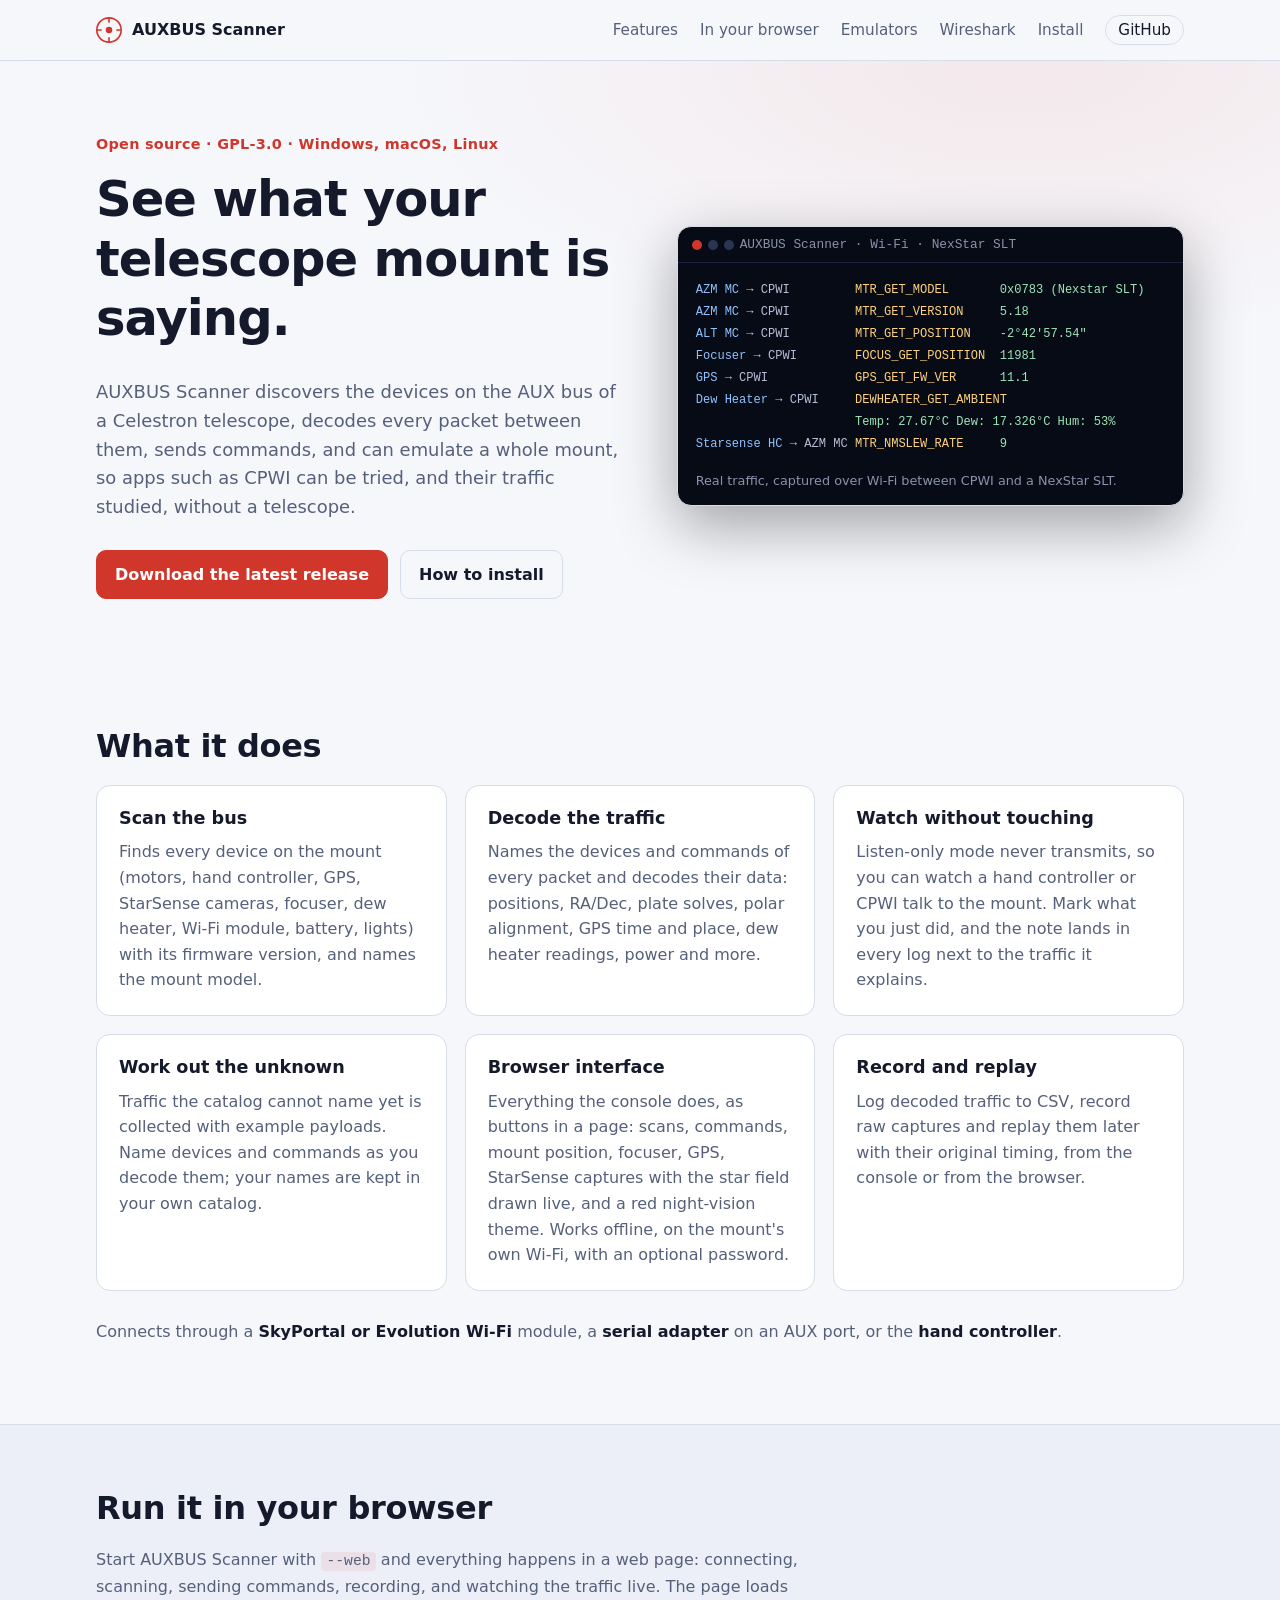
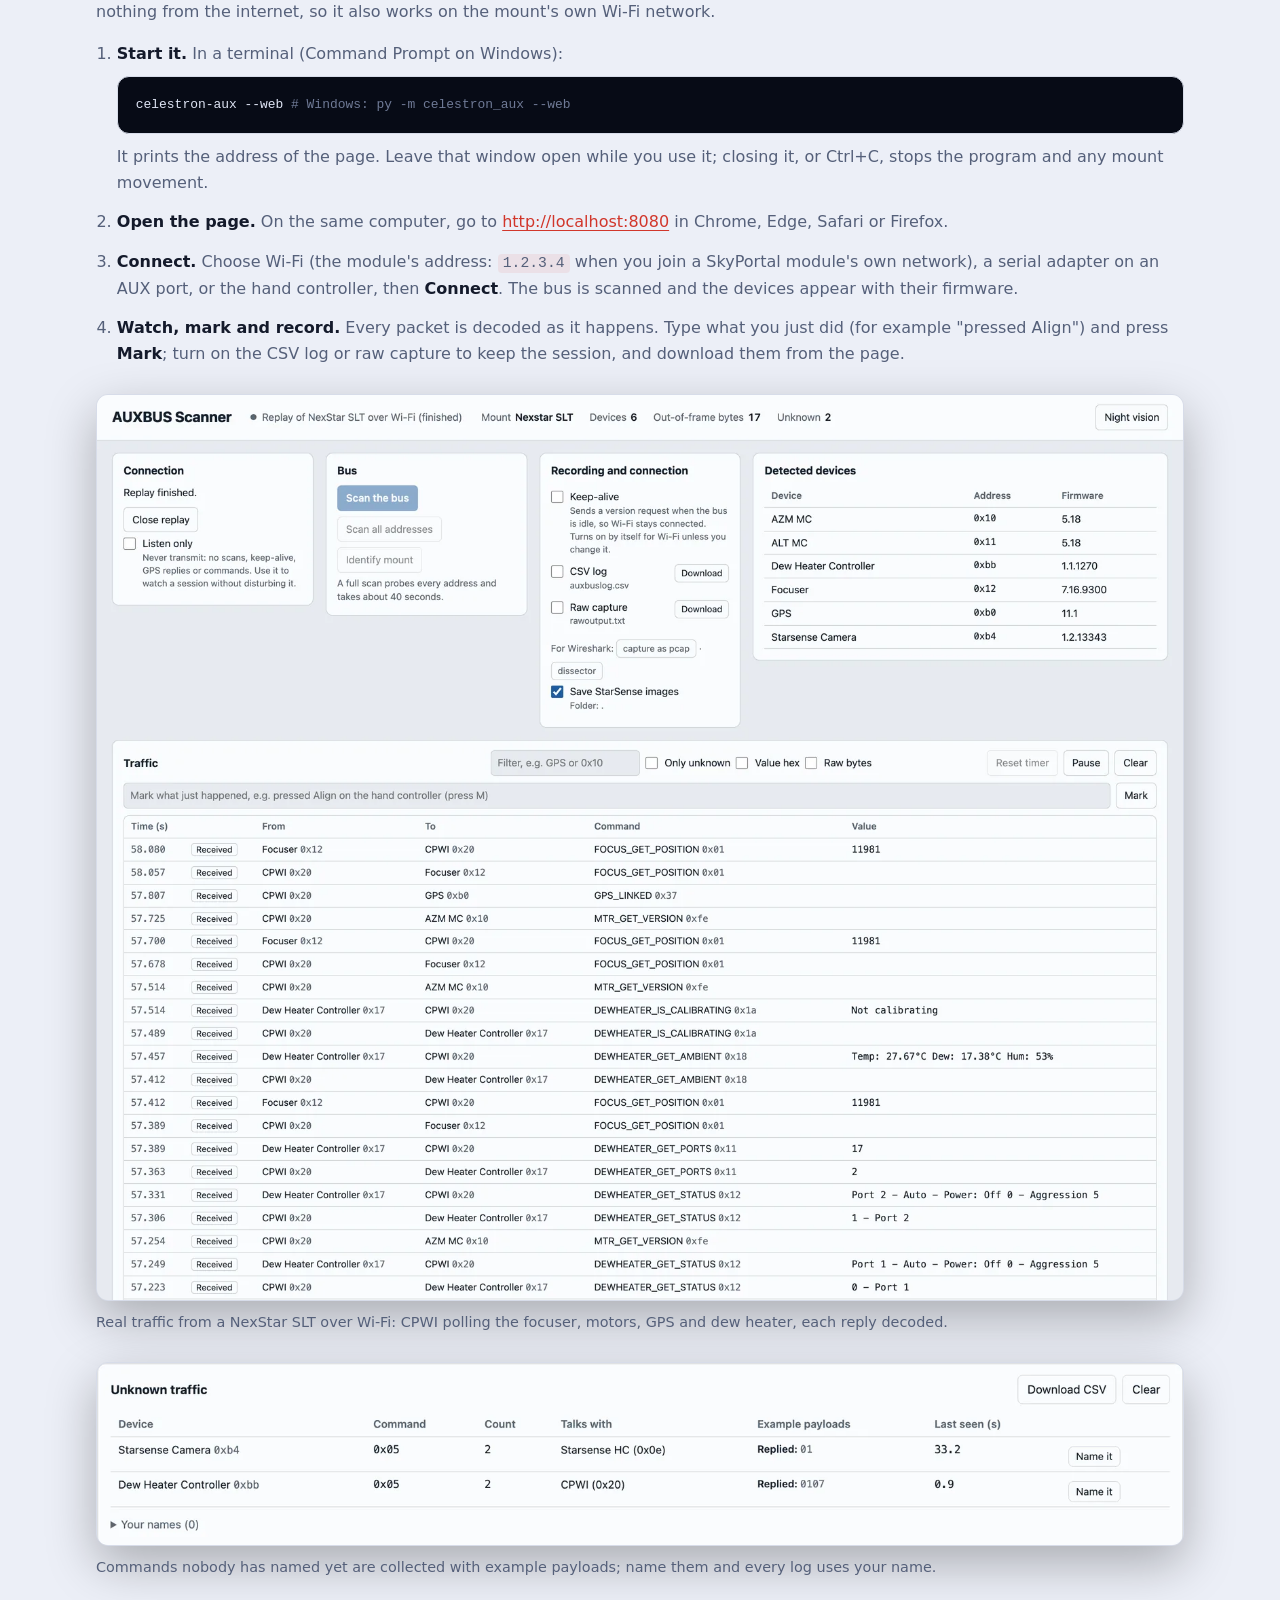
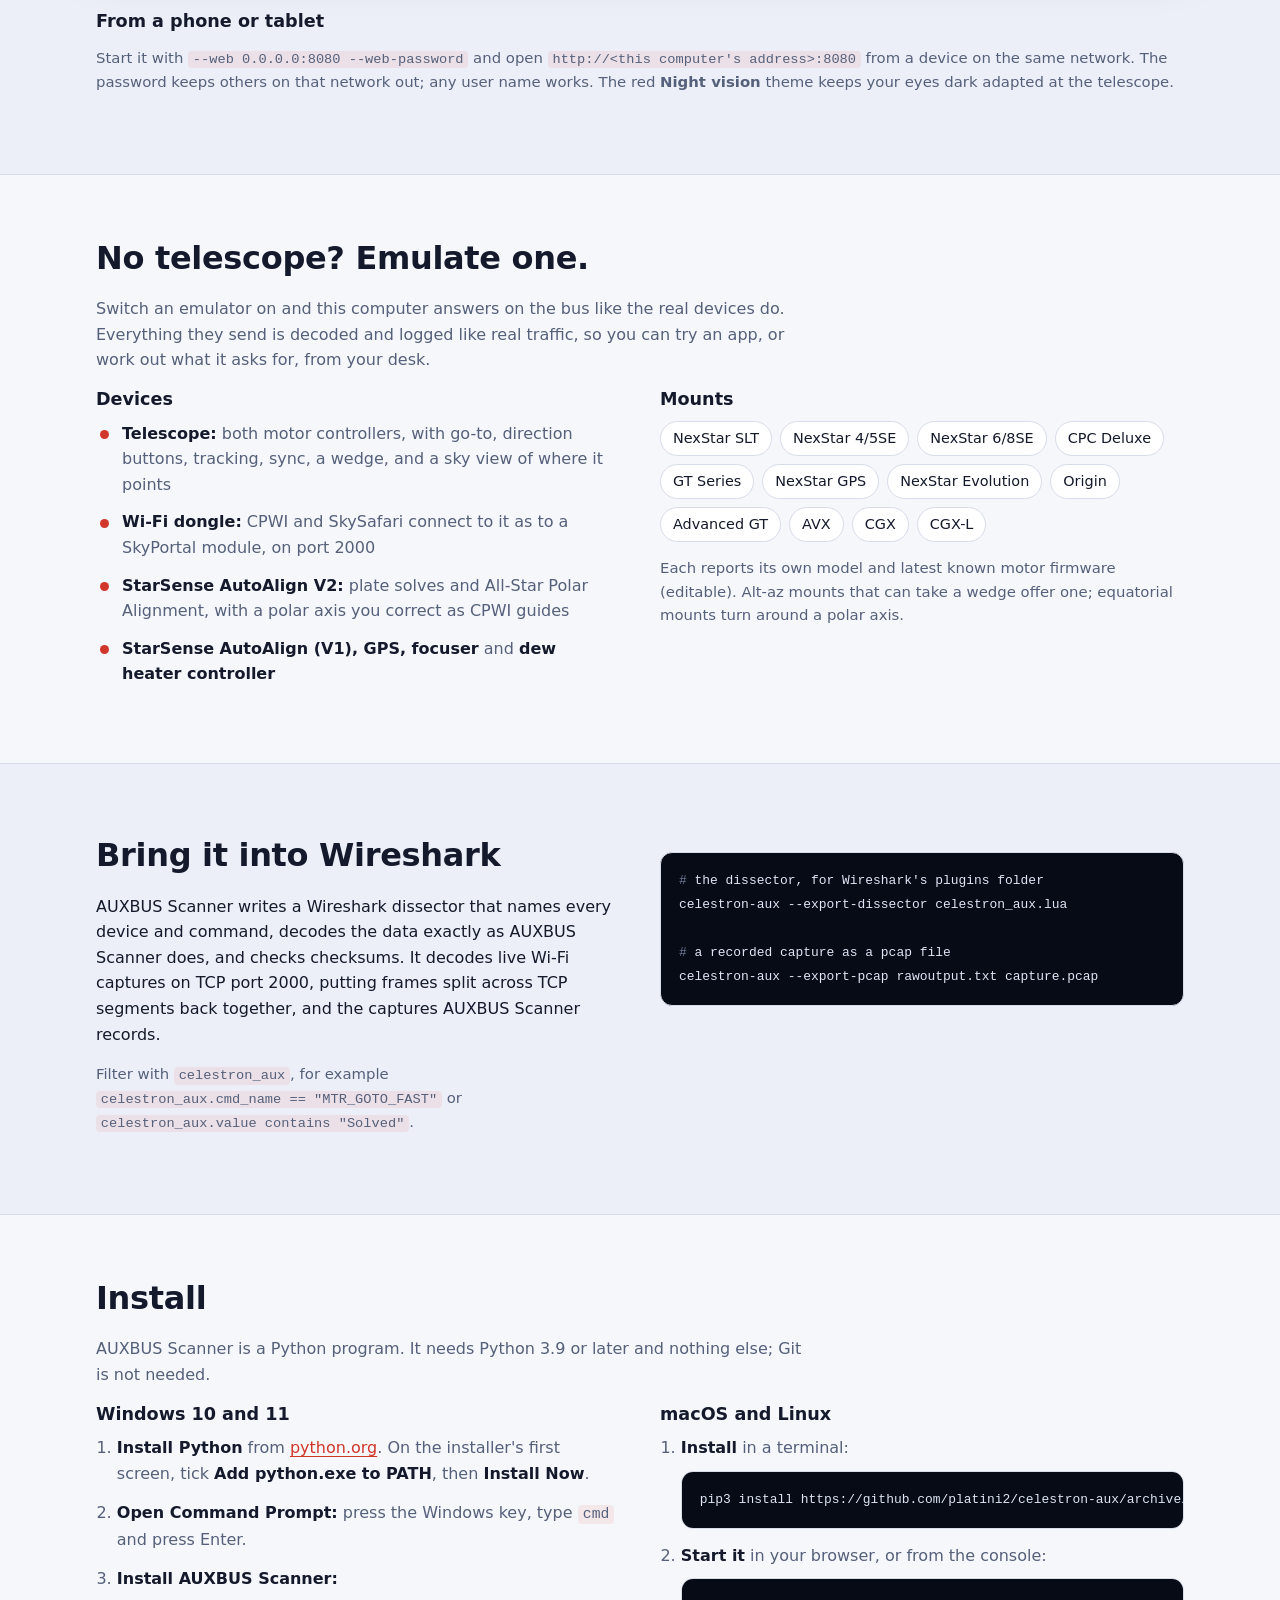
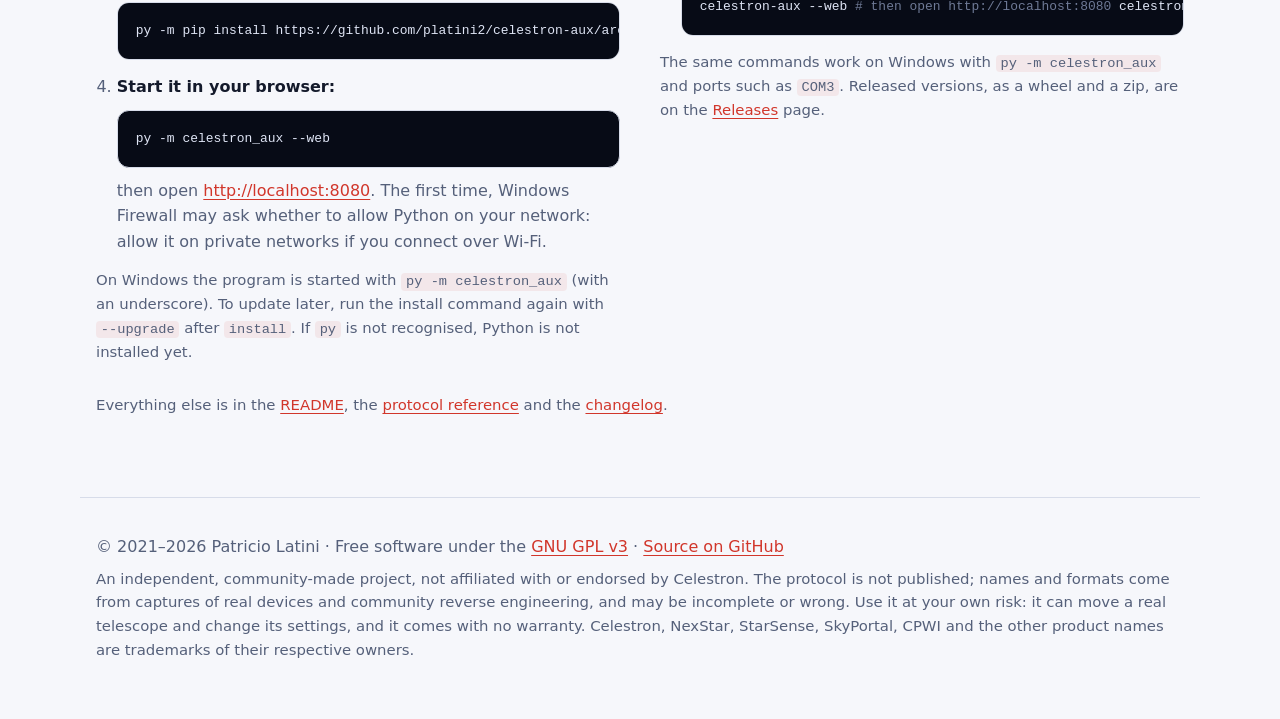
<file: site/index.html>
<!doctype html>
<html lang="en">
<head>
<meta charset="utf-8">
<meta name="viewport" content="width=device-width, initial-scale=1">
<title>AUXBUS Scanner · telescope AUX bus toolkit</title>
<meta name="description" content="Scanner, monitor, emulator and Wireshark dissector for the AUX bus of Celestron telescopes: discover the devices on a mount, decode their traffic and try apps such as CPWI without a telescope.">
<meta name="theme-color" content="#0b1020">
<link rel="icon" href="favicon.svg" type="image/svg+xml">
<link rel="stylesheet" href="style.css">
<meta property="og:title" content="AUXBUS Scanner">
<meta property="og:description" content="Scanner, monitor, emulator and Wireshark dissector for the telescope AUX bus.">
<meta property="og:type" content="website">
<meta property="og:url" content="https://auxbus.patriciolatini.com/">
</head>
<body>
<a class="skip" href="#main">Skip to content</a>

<header class="top">
  <nav class="wrap nav" aria-label="Main">
    <a class="brand" href="#top" aria-label="AUXBUS Scanner home">
      <svg viewBox="0 0 32 32" aria-hidden="true"><circle cx="16" cy="16" r="15" fill="none" stroke="currentColor" stroke-width="2"/><circle cx="16" cy="16" r="4" fill="currentColor"/><path d="M16 1v6M16 25v6M1 16h6M25 16h6" stroke="currentColor" stroke-width="2"/></svg>
      AUXBUS Scanner
    </a>
    <ul>
      <li><a href="#features">Features</a></li>
      <li><a href="#browser">In your browser</a></li>
      <li><a href="#emulators">Emulators</a></li>
      <li><a href="#wireshark">Wireshark</a></li>
      <li><a href="#install">Install</a></li>
      <li><a class="gh" href="https://github.com/platini2/celestron-aux">GitHub</a></li>
    </ul>
  </nav>
</header>

<main id="main">
<section class="hero" id="top">
  <div class="wrap hero-grid">
    <div>
      <p class="eyebrow">Open source · GPL-3.0 · Windows, macOS, Linux</p>
      <h1>See what your telescope mount is saying.</h1>
      <p class="lede">AUXBUS Scanner discovers the devices on the AUX bus of a Celestron telescope, decodes every packet between them, sends commands, and can emulate a whole mount, so apps such as CPWI can be tried, and their traffic studied, without a telescope.</p>
      <div class="cta">
        <a class="btn primary" href="https://github.com/platini2/celestron-aux/releases/latest">Download the latest release</a>
        <a class="btn" href="#install">How to install</a>
      </div>
    </div>
    <figure class="console" aria-label="Decoded traffic from a real NexStar SLT">
      <figcaption><span class="dot"></span><span class="dot"></span><span class="dot"></span> AUXBUS Scanner · Wi-Fi · NexStar SLT</figcaption>
<pre><code><span class="s">AZM MC</span> → <span class="d">CPWI</span>         <span class="c">MTR_GET_MODEL</span>       <span class="v">0x0783 (Nexstar SLT)</span>
<span class="s">AZM MC</span> → <span class="d">CPWI</span>         <span class="c">MTR_GET_VERSION</span>     <span class="v">5.18</span>
<span class="s">ALT MC</span> → <span class="d">CPWI</span>         <span class="c">MTR_GET_POSITION</span>    <span class="v">-2°42'57.54"</span>
<span class="s">Focuser</span> → <span class="d">CPWI</span>        <span class="c">FOCUS_GET_POSITION</span>  <span class="v">11981</span>
<span class="s">GPS</span> → <span class="d">CPWI</span>            <span class="c">GPS_GET_FW_VER</span>      <span class="v">11.1</span>
<span class="s">Dew Heater</span> → <span class="d">CPWI</span>     <span class="c">DEWHEATER_GET_AMBIENT</span>
                      <span class="v">Temp: 27.67°C Dew: 17.326°C Hum: 53%</span>
<span class="s">Starsense HC</span> → <span class="d">AZM MC</span> <span class="c">MTR_NMSLEW_RATE</span>     <span class="v">9</span></code></pre>
      <p class="note">Real traffic, captured over Wi-Fi between CPWI and a NexStar SLT.</p>
    </figure>
  </div>
</section>

<section id="features" class="wrap section">
  <h2>What it does</h2>
  <div class="grid">
    <article class="card">
      <h3>Scan the bus</h3>
      <p>Finds every device on the mount (motors, hand controller, GPS, StarSense cameras, focuser, dew heater, Wi-Fi module, battery, lights) with its firmware version, and names the mount model.</p>
    </article>
    <article class="card">
      <h3>Decode the traffic</h3>
      <p>Names the devices and commands of every packet and decodes their data: positions, RA/Dec, plate solves, polar alignment, GPS time and place, dew heater readings, power and more.</p>
    </article>
    <article class="card">
      <h3>Watch without touching</h3>
      <p>Listen-only mode never transmits, so you can watch a hand controller or CPWI talk to the mount. Mark what you just did, and the note lands in every log next to the traffic it explains.</p>
    </article>
    <article class="card">
      <h3>Work out the unknown</h3>
      <p>Traffic the catalog cannot name yet is collected with example payloads. Name devices and commands as you decode them; your names are kept in your own catalog.</p>
    </article>
    <article class="card">
      <h3>Browser interface</h3>
      <p>Everything the console does, as buttons in a page: scans, commands, mount position, focuser, GPS, StarSense captures with the star field drawn live, and a red night-vision theme. Works offline, on the mount's own Wi-Fi, with an optional password.</p>
    </article>
    <article class="card">
      <h3>Record and replay</h3>
      <p>Log decoded traffic to CSV, record raw captures and replay them later with their original timing, from the console or from the browser.</p>
    </article>
  </div>
  <p class="connect">Connects through a <strong>SkyPortal or Evolution Wi-Fi</strong> module, a <strong>serial adapter</strong> on an AUX port, or the <strong>hand controller</strong>.</p>
</section>

<section id="browser" class="band">
  <div class="wrap section">
    <h2>Run it in your browser</h2>
    <p class="intro">Start AUXBUS Scanner with <code>--web</code> and everything happens in a web page: connecting, scanning, sending commands, recording, and watching the traffic live. The page loads nothing from the internet, so it also works on the mount's own Wi-Fi network.</p>
    <ol class="steps">
      <li><strong>Start it.</strong> In a terminal (Command Prompt on Windows):
<pre class="cmd"><code>celestron-aux --web                  <span class="p"># Windows: py -m celestron_aux --web</span></code></pre>
        It prints the address of the page. Leave that window open while you use it; closing it, or Ctrl+C, stops the program and any mount movement.</li>
      <li><strong>Open the page.</strong> On the same computer, go to <a href="http://localhost:8080">http://localhost:8080</a> in Chrome, Edge, Safari or Firefox.</li>
      <li><strong>Connect.</strong> Choose Wi-Fi (the module's address: <code>1.2.3.4</code> when you join a SkyPortal module's own network), a serial adapter on an AUX port, or the hand controller, then <strong>Connect</strong>. The bus is scanned and the devices appear with their firmware.</li>
      <li><strong>Watch, mark and record.</strong> Every packet is decoded as it happens. Type what you just did (for example "pressed Align") and press <strong>Mark</strong>; turn on the CSV log or raw capture to keep the session, and download them from the page.</li>
    </ol>
    <figure class="shot">
      <img src="img/web-overview.webp" width="1600" height="1333" loading="lazy" alt="The AUXBUS Scanner web interface showing a NexStar SLT: six detected devices with their firmware, and the live traffic log with decoded values such as the focuser position 11981 and the dew heater's temperature, dew point and humidity.">
      <figcaption>Real traffic from a NexStar SLT over Wi-Fi: CPWI polling the focuser, motors, GPS and dew heater, each reply decoded.</figcaption>
    </figure>
    <figure class="shot">
      <img src="img/web-unknown.webp" width="1600" height="268" loading="lazy" alt="The Unknown traffic table, listing commands the catalog cannot name yet with example payloads and a Name it button.">
      <figcaption>Commands nobody has named yet are collected with example payloads; name them and every log uses your name.</figcaption>
    </figure>
    <h3 class="after-shot">From a phone or tablet</h3>
    <p class="small">Start it with <code>--web 0.0.0.0:8080 --web-password</code> and open <code>http://&lt;this computer's address&gt;:8080</code> from a device on the same network. The password keeps others on that network out; any user name works. The red <strong>Night vision</strong> theme keeps your eyes dark adapted at the telescope.</p>
  </div>
</section>

<section id="emulators">
  <div class="wrap section">
    <h2>No telescope? Emulate one.</h2>
    <p class="intro">Switch an emulator on and this computer answers on the bus like the real devices do. Everything they send is decoded and logged like real traffic, so you can try an app, or work out what it asks for, from your desk.</p>
    <div class="two">
      <div>
        <h3>Devices</h3>
        <ul class="ticks">
          <li><strong>Telescope:</strong> both motor controllers, with go-to, direction buttons, tracking, sync, a wedge, and a sky view of where it points</li>
          <li><strong>Wi-Fi dongle:</strong> CPWI and SkySafari connect to it as to a SkyPortal module, on port 2000</li>
          <li><strong>StarSense AutoAlign V2:</strong> plate solves and All-Star Polar Alignment, with a polar axis you correct as CPWI guides</li>
          <li><strong>StarSense AutoAlign (V1), GPS, focuser</strong> and <strong>dew heater controller</strong></li>
        </ul>
      </div>
      <div>
        <h3>Mounts</h3>
        <ul class="chips" aria-label="Emulated mounts">
          <li>NexStar SLT</li><li>NexStar 4/5SE</li><li>NexStar 6/8SE</li><li>CPC Deluxe</li>
          <li>GT Series</li><li>NexStar GPS</li><li>NexStar Evolution</li><li>Origin</li>
          <li>Advanced GT</li><li>AVX</li><li>CGX</li><li>CGX-L</li>
        </ul>
        <p class="small">Each reports its own model and latest known motor firmware (editable). Alt-az mounts that can take a wedge offer one; equatorial mounts turn around a polar axis.</p>
      </div>
    </div>
  </div>
</section>

<section id="wireshark" class="band">
  <div class="wrap section">
  <div class="two">
    <div>
      <h2>Bring it into Wireshark</h2>
      <p>AUXBUS Scanner writes a Wireshark dissector that names every device and command, decodes the data exactly as AUXBUS Scanner does, and checks checksums. It decodes live Wi-Fi captures on TCP port 2000, putting frames split across TCP segments back together, and the captures AUXBUS Scanner records.</p>
      <p class="small">Filter with <code>celestron_aux</code>, for example <code>celestron_aux.cmd_name == "MTR_GOTO_FAST"</code> or <code>celestron_aux.value contains "Solved"</code>.</p>
    </div>
<pre class="cmd"><code><span class="p">#</span> the dissector, for Wireshark's plugins folder
celestron-aux --export-dissector celestron_aux.lua

<span class="p">#</span> a recorded capture as a pcap file
celestron-aux --export-pcap rawoutput.txt capture.pcap</code></pre>
  </div>
  </div>
</section>

<section id="install">
  <div class="wrap section">
    <h2>Install</h2>
    <p class="intro">AUXBUS Scanner is a Python program. It needs Python 3.9 or later and nothing else; Git is not needed.</p>
    <div class="two">
      <div>
        <h3>Windows 10 and 11</h3>
        <ol class="steps">
          <li><strong>Install Python</strong> from <a href="https://www.python.org/downloads/windows/">python.org</a>. On the installer's first screen, tick <strong>Add python.exe to PATH</strong>, then <strong>Install Now</strong>.</li>
          <li><strong>Open Command Prompt:</strong> press the Windows key, type <code>cmd</code> and press Enter.</li>
          <li><strong>Install AUXBUS Scanner:</strong>
<pre class="cmd wrap"><code>py -m pip install https://github.com/platini2/celestron-aux/archive/refs/heads/main.zip</code></pre></li>
          <li><strong>Start it in your browser:</strong>
<pre class="cmd"><code>py -m celestron_aux --web</code></pre>
            then open <a href="http://localhost:8080">http://localhost:8080</a>. The first time, Windows Firewall may ask whether to allow Python on your network: allow it on private networks if you connect over Wi-Fi.</li>
        </ol>
        <p class="small">On Windows the program is started with <code>py -m celestron_aux</code> (with an underscore). To update later, run the install command again with <code>--upgrade</code> after <code>install</code>. If <code>py</code> is not recognised, Python is not installed yet.</p>
      </div>
      <div>
        <h3>macOS and Linux</h3>
        <ol class="steps">
          <li><strong>Install</strong> in a terminal:
<pre class="cmd wrap"><code>pip3 install https://github.com/platini2/celestron-aux/archive/refs/heads/main.zip</code></pre></li>
          <li><strong>Start it</strong> in your browser, or from the console:
<pre class="cmd"><code>celestron-aux --web                    <span class="p"># then open http://localhost:8080</span>
celestron-aux wifi 1.2.3.4             <span class="p"># SkyPortal or Evolution Wi-Fi</span>
celestron-aux serial /dev/ttyUSB0      <span class="p"># serial adapter on an AUX port</span>
celestron-aux hc /dev/ttyUSB0          <span class="p"># through a hand controller</span>
celestron-aux playback rawoutput.txt   <span class="p"># replay a recorded session</span></code></pre></li>
        </ol>
        <p class="small">The same commands work on Windows with <code>py -m celestron_aux</code> and ports such as <code>COM3</code>. Released versions, as a wheel and a zip, are on the <a href="https://github.com/platini2/celestron-aux/releases/latest">Releases</a> page.</p>
      </div>
    </div>
    <p class="small">Everything else is in the <a href="https://github.com/platini2/celestron-aux#readme">README</a>, the <a href="https://github.com/platini2/celestron-aux/blob/main/docs/protocol.md">protocol reference</a> and the <a href="https://github.com/platini2/celestron-aux/blob/main/CHANGELOG.md">changelog</a>.</p>
  </div>
</section>
</main>

<footer class="wrap foot">
  <p>© 2021–2026 Patricio Latini · Free software under the <a href="https://github.com/platini2/celestron-aux/blob/main/LICENSE">GNU GPL v3</a> · <a href="https://github.com/platini2/celestron-aux">Source on GitHub</a></p>
  <p class="small">An independent, community-made project, not affiliated with or endorsed by Celestron. The protocol is not published; names and formats come from captures of real devices and community reverse engineering, and may be incomplete or wrong. Use it at your own risk: it can move a real telescope and change its settings, and it comes with no warranty. Celestron, NexStar, StarSense, SkyPortal, CPWI and the other product names are trademarks of their respective owners.</p>
</footer>
</body>
</html>
</file>
<file: site/style.css>
/* AUXBUS Scanner site: night sky, with the red of the web interface's night-vision theme. */
:root {
  --bg: #0b1020;
  --bg-band: #10172b;
  --card: #141c33;
  --line: #24304f;
  --text: #e6e9f2;
  --muted: #9aa4bd;
  --accent: #ff5a4e;
  --accent-soft: rgba(255, 90, 78, 0.12);
  --value: #9ee6b8;
  --cmd: #ffd27a;
  --src: #8fc3ff;
  --mono: ui-monospace, SFMono-Regular, Menlo, Consolas, "Liberation Mono", monospace;
  --sans: system-ui, -apple-system, "Segoe UI", Roboto, "Helvetica Neue", Arial, sans-serif;
  color-scheme: dark;
}
@media (prefers-color-scheme: light) {
  :root:not([data-theme="dark"]) {
    --bg: #f6f7fb;
    --bg-band: #eceff7;
    --card: #ffffff;
    --line: #d7dce9;
    --text: #141a2b;
    --muted: #55607a;
    --accent: #d1362b;
    --accent-soft: rgba(209, 54, 43, 0.08);
    color-scheme: light;
  }
}

* { box-sizing: border-box; }
html { scroll-behavior: smooth; }
body {
  margin: 0;
  background: var(--bg);
  color: var(--text);
  font: 16px/1.6 var(--sans);
  -webkit-text-size-adjust: 100%;
}
a { color: var(--accent); text-underline-offset: 3px; }
code { font-family: var(--mono); font-size: 0.92em; }
p code, li code { background: var(--accent-soft); padding: 0.1em 0.35em; border-radius: 4px; white-space: nowrap; }
h1, h2, h3 { line-height: 1.2; margin: 0 0 0.6em; }
h1 { font-size: clamp(2rem, 5vw, 3.1rem); letter-spacing: -0.02em; }
h2 { font-size: clamp(1.5rem, 3vw, 2rem); letter-spacing: -0.01em; }
h3 { font-size: 1.1rem; }

.wrap { max-width: 1120px; margin: 0 auto; padding: 0 16px; }
.section { padding: 64px 16px; }
.band { background: var(--bg-band); border-block: 1px solid var(--line); }
.small { color: var(--muted); font-size: 0.93rem; }
.intro { color: var(--muted); max-width: 70ch; }

.skip { position: absolute; left: -999px; }
.skip:focus { left: 16px; top: 16px; background: var(--card); padding: 8px 12px; z-index: 10; }

/* navigation */
.top { position: sticky; top: 0; z-index: 5; background: color-mix(in srgb, var(--bg) 88%, transparent); backdrop-filter: blur(8px); border-bottom: 1px solid var(--line); }
.nav { display: flex; align-items: center; justify-content: space-between; gap: 16px; height: 60px; }
.brand { display: flex; align-items: center; gap: 10px; color: var(--text); font-weight: 700; text-decoration: none; }
.brand svg { width: 26px; height: 26px; color: var(--accent); }
.nav ul { display: flex; gap: 22px; list-style: none; margin: 0; padding: 0; }
.nav ul a { color: var(--muted); text-decoration: none; font-size: 0.95rem; }
.nav ul a:hover, .nav ul a:focus-visible { color: var(--text); }
.nav .gh { color: var(--text); border: 1px solid var(--line); padding: 5px 12px; border-radius: 999px; }

/* hero */
.hero {
  background:
    radial-gradient(1px 1px at 12% 22%, rgba(255,255,255,.7), transparent 60%),
    radial-gradient(1px 1px at 72% 12%, rgba(255,255,255,.6), transparent 60%),
    radial-gradient(1.5px 1.5px at 85% 58%, rgba(255,255,255,.5), transparent 60%),
    radial-gradient(1px 1px at 35% 80%, rgba(255,255,255,.5), transparent 60%),
    radial-gradient(1px 1px at 55% 40%, rgba(255,255,255,.4), transparent 60%),
    radial-gradient(900px 400px at 80% 0%, var(--accent-soft), transparent 70%);
  padding: 72px 0 64px;
}
@media (prefers-color-scheme: light) { .hero { background: radial-gradient(900px 400px at 80% 0%, var(--accent-soft), transparent 70%); } }
.hero-grid { display: grid; grid-template-columns: 1.05fr 1fr; gap: 48px; align-items: center; }
.eyebrow { color: var(--accent); font-weight: 600; font-size: 0.9rem; letter-spacing: 0.02em; margin: 0 0 14px; }
.lede { color: var(--muted); font-size: 1.12rem; max-width: 58ch; }
.cta { display: flex; flex-wrap: wrap; gap: 12px; margin-top: 28px; }
.btn { display: inline-block; padding: 11px 18px; border-radius: 10px; border: 1px solid var(--line); color: var(--text); text-decoration: none; font-weight: 600; }
.btn:hover, .btn:focus-visible { border-color: var(--accent); }
.btn.primary { background: var(--accent); border-color: var(--accent); color: #fff; }
.btn.primary:hover, .btn.primary:focus-visible { filter: brightness(1.08); }

/* console */
.console { margin: 0; background: #070b16; border: 1px solid var(--line); border-radius: 14px; box-shadow: 0 20px 60px rgba(0,0,0,.35); overflow: hidden; }
.console figcaption { font: 0.8rem var(--mono); color: #8a93ab; padding: 10px 14px; border-bottom: 1px solid #1c2540; display: flex; align-items: center; gap: 6px; }
.console .dot { width: 10px; height: 10px; border-radius: 50%; background: #2a3555; display: inline-block; }
.console .dot:first-child { background: var(--accent); }
.console pre { margin: 0; padding: 16px 18px; overflow-x: auto; color: #c9d1e6; font: 0.82rem/1.65 var(--mono); }
.console .s { color: var(--src); }
.console .d { color: #b6bfd6; }
.console .c { color: var(--cmd); }
.console .v { color: var(--value); }
.console .note { margin: 0; padding: 0 18px 14px; color: #8a93ab; font-size: 0.8rem; }

/* features */
.grid { display: grid; grid-template-columns: repeat(3, minmax(0, 1fr)); gap: 18px; margin-top: 8px; }
.card { background: var(--card); border: 1px solid var(--line); border-radius: 14px; padding: 22px; }
.card h3 { color: var(--text); }
.card p { color: var(--muted); margin: 0; }
.connect { margin-top: 28px; color: var(--muted); }
.connect strong { color: var(--text); }

/* emulators */
.two { display: grid; grid-template-columns: minmax(0, 1fr) minmax(0, 1fr); gap: 40px; align-items: start; margin-top: 8px; }
.ticks { list-style: none; padding: 0; margin: 0; }
.ticks li { position: relative; padding-left: 26px; margin-bottom: 12px; color: var(--muted); }
.ticks li strong { color: var(--text); }
.ticks li::before { content: ""; position: absolute; left: 4px; top: 0.6em; width: 9px; height: 9px; border-radius: 50%; background: var(--accent); }
.chips { list-style: none; padding: 0; margin: 0 0 14px; display: flex; flex-wrap: wrap; gap: 8px; }
.chips li { border: 1px solid var(--line); background: var(--card); border-radius: 999px; padding: 5px 12px; font-size: 0.9rem; }

/* commands */
pre.cmd { margin: 16px 0; background: #070b16; color: #dfe5f5; border: 1px solid var(--line); border-radius: 12px; padding: 16px 18px; overflow-x: auto; font: 0.88rem/1.7 var(--mono); }
pre.cmd .p { color: #6f7a96; }

/* footer */
.foot { padding: 36px 16px 48px; border-top: 1px solid var(--line); color: var(--muted); }
.foot p { margin: 0 0 8px; }

/* phones and tablets */
@media (max-width: 900px) {
  .hero-grid, .two { grid-template-columns: minmax(0, 1fr); }
  .grid { grid-template-columns: minmax(0, 1fr) minmax(0, 1fr); }
}
@media (max-width: 640px) {
  .nav ul li:not(:last-child) { display: none; }
  .grid { grid-template-columns: minmax(0, 1fr); }
  .section { padding: 48px 16px; }
  .hero { padding: 48px 0; }
  .console pre { font-size: 0.74rem; }
}
@media (prefers-reduced-motion: reduce) { html { scroll-behavior: auto; } }

/* numbered steps and screenshots */
ol.steps { padding-left: 1.3em; margin: 0 0 12px; }
ol.steps li { margin-bottom: 14px; color: var(--muted); }
ol.steps li strong { color: var(--text); }
ol.steps pre.cmd { margin: 10px 0; }
.shot { margin: 28px 0 0; }
.shot img { display: block; width: 100%; height: auto; border-radius: 12px; border: 1px solid var(--line); box-shadow: 0 18px 50px rgba(0, 0, 0, 0.28); background: #fff; }
.shot figcaption { color: var(--muted); font-size: 0.9rem; margin-top: 10px; }
.after-shot { margin-top: 32px; }
pre code, pre.cmd code { background: none; padding: 0; border-radius: 0; }
pre.cmd.wrap { white-space: pre-wrap; overflow-wrap: anywhere; }
</file>
